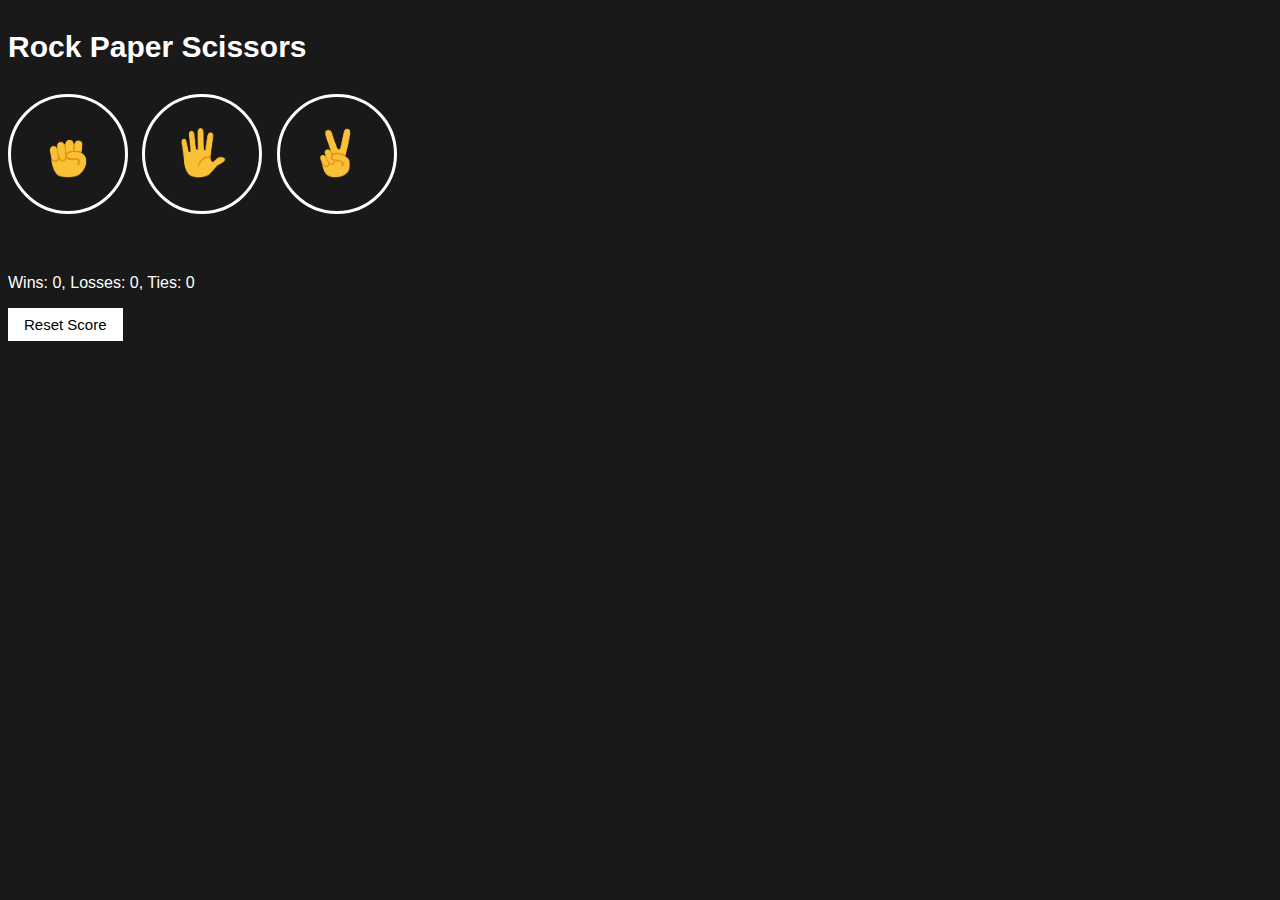
<file: Project3/index.html>
<!-- HTML for Rock-Paper-Scissors Game -->
<!DOCTYPE html>
<html lang="en">
<head>
  <meta charset="UTF-8">
  <meta name="viewport" content="width=device-width, initial-scale=1.0">
  <!-- CSS and Font Link -->
    <link rel="stylesheet" href="style.css">
  <title>
    RPS Game
  </title>
</head>
<body class="general">
  <p class="heading">
    Rock Paper Scissors
  </p>
  <button class="moves" onclick="
    playGame ('Rock')
  ">
    <img class= "icon" src="Icons/rock.png" alt="Rock">
  </button>
  <button class="moves" onclick="
    playGame ('Paper')
  ">
    <img class= "icon" src="Icons/paper.png" alt="Paper">
  </button>
  <button class="moves" onclick="
    playGame ('Scissors')
  ">
    <img class= "icon" src="Icons/scissors.png" alt="Scissors">
  </button>
  <p class="gameResults"></p>
  <p class="movesPicked"></p>
  <p class="scoreDisplay"></p>
  <button 
    class = "resetButton"
    onclick="
    score.wins = 0;
    score.losses = 0;
    score.ties = 0;
    updateScoreDisplay();
  ">
    Reset Score
  </button>
  <!-- JavaScript Link -->
  <script src="script.js"></script>
</body>
</html>
</file>
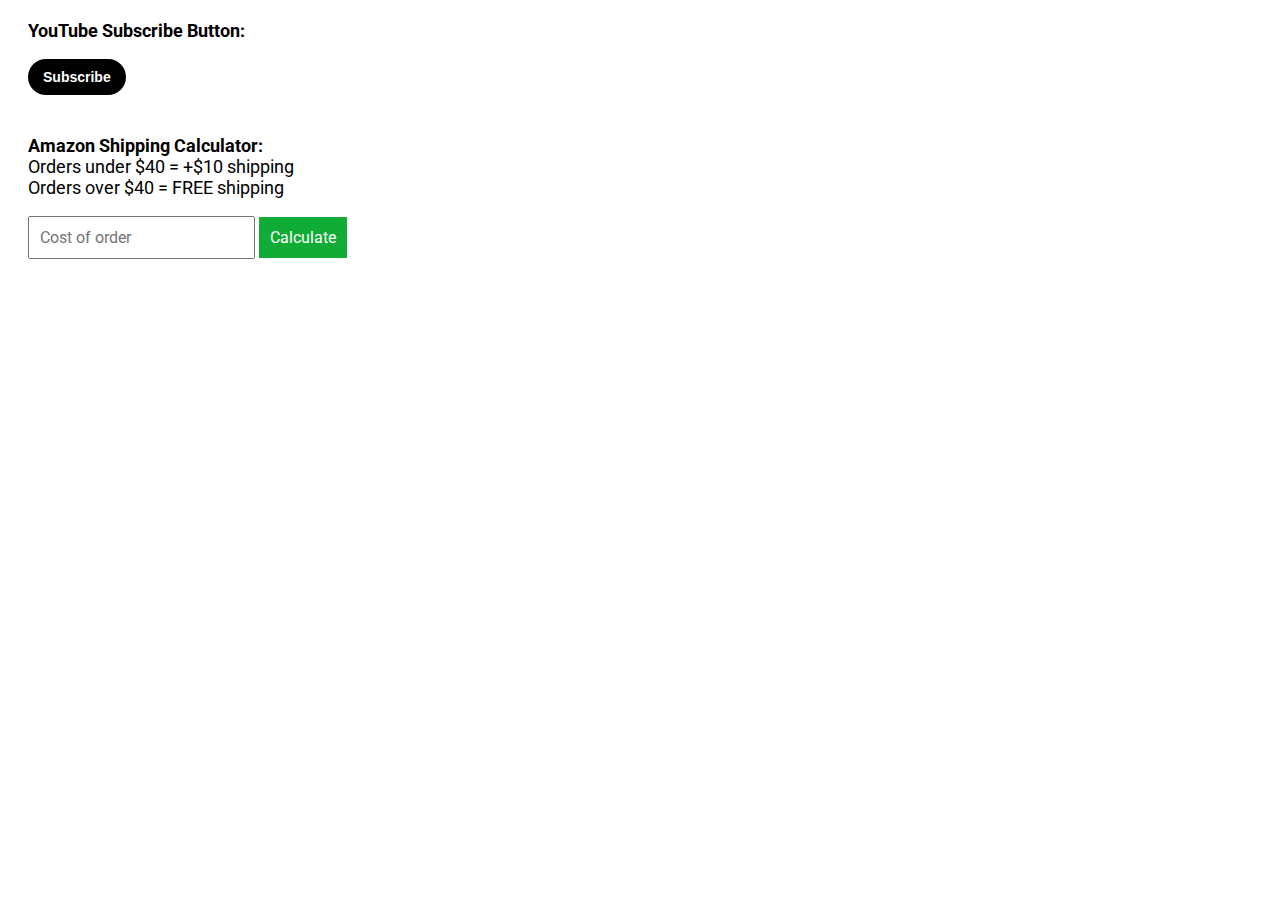
<file: otherProjects/domProject.html>
<!--DOM Project-->
<!DOCTYPE html>
<html lang="en">
<head>
  <meta charset="UTF-8">
  <meta name="viewport" content="width=device-width, initial-scale=1.0">
  <link rel="preconnect" href="https://fonts.googleapis.com">
<link rel="preconnect" href="https://fonts.gstatic.com" crossorigin>
<link href="https://fonts.googleapis.com/css2?family=Roboto:ital,wght@0,100..900;1,100..900&display=swap" rel="stylesheet">
  <title>DOM Project</title>
               <!-- CSS Styles -->
  <style>
    p {
      font-family: 'Roboto', Arial;
      font-size: 18px;
      text-align: justify;
    }
    .Youtube, .Amazon {
      margin: 20px;
    }
.subscribebutton {
  background-color: black;
  color: white;
  border: none;
  padding: 10px 15px;
  font-size: 14px;
  font-weight: bold;
  border-radius: 50px;
  cursor: pointer;
  margin-bottom: 20px;
}
.subscribedbutton {
  background-color: rgb(231, 229, 229);
  color: black;}
.itemPrice {
  font-family: 'Roboto', Arial;
  font-size: 16px;
  padding: 10px;
  margin-bottom: 10px;
}
.calculatebutton {
  font-family: 'Roboto', Arial;
  font-size: 16px;
  padding: 11px;
  background-color: rgb(16, 172, 53);
  color: white;
  border: none;
  cursor: pointer;
}
.totalCost {
  color: white;
  display: block;
  
}
.highlight {
  background-color: rgb(74, 131, 244);
  display: inline-block;
}
  </style>
</head>
<body>
            <!-- YouTube Subscribe Button -->
  <div class="Youtube">
  <p>
   <b> YouTube Subscribe Button: </b>
  </p>
  <button class="subscribebutton" onclick="subscribe()">
    Subscribe
  </button>
  </div>
          <!-- Amazon Shipping Calculator -->
  <div class="Amazon">
  <p>
  <b>  Amazon Shipping Calculator: </b>
  <br>
    Orders under $40 = +$10 shipping
  <br>
    Orders over $40 = FREE shipping
  </p>
  <input class="itemPrice" onkeydown="handleCostkeydown(event)" placeholder="Cost of order">
  <button class="calculatebutton" onclick="handleCalculateKeybutton(event)">
    Calculate
  </button>
  <p class="totalCost">
  </p>
  </div>
               <!-- JavaScript Code -->
  <script>
    function handleCostkeydown(event) {
      const inputElement = document.querySelector('.itemPrice');
      if(event.key === 'Enter' && inputElement.value.trim() !== '' && !isNaN(inputElement.value.trim()) && Number(inputElement.value.trim()) > 0) {calculateTotal();}
      else if (event.key ==='Enter'){alert('Please enter a valid number');}
    }
    function handleCalculateKeybutton(event) {
      const inputElement = document.querySelector('.itemPrice');
      if(inputElement.value.trim() !== ''&& !isNaN(inputElement.value.trim()) && Number(inputElement.value.trim()) > 0) {calculateTotal();}
      else {alert('Please enter a valid number');}
    }
    function calculateTotal() {
      const inputElement = document.querySelector('.itemPrice');
      let cost = Number(inputElement.value);
      if (cost < 40) {
        cost = cost + 10;
      }
      document.querySelector('.totalCost').innerHTML = `<span class="highlight">Total Cost: $${cost}</span>`;
    }
    function subscribe() {
      const  buttonElement = document.querySelector('.subscribebutton');
      if (buttonElement.innerText === 'Subscribe') {
        buttonElement.innerText = 'Subscribed';
        buttonElement.classList.add('subscribedbutton');
      } else {
        buttonElement.innerText = 'Subscribe';
        buttonElement.classList.remove('subscribedbutton');
      }
    }
  </script>
</body>
</html>
</file>
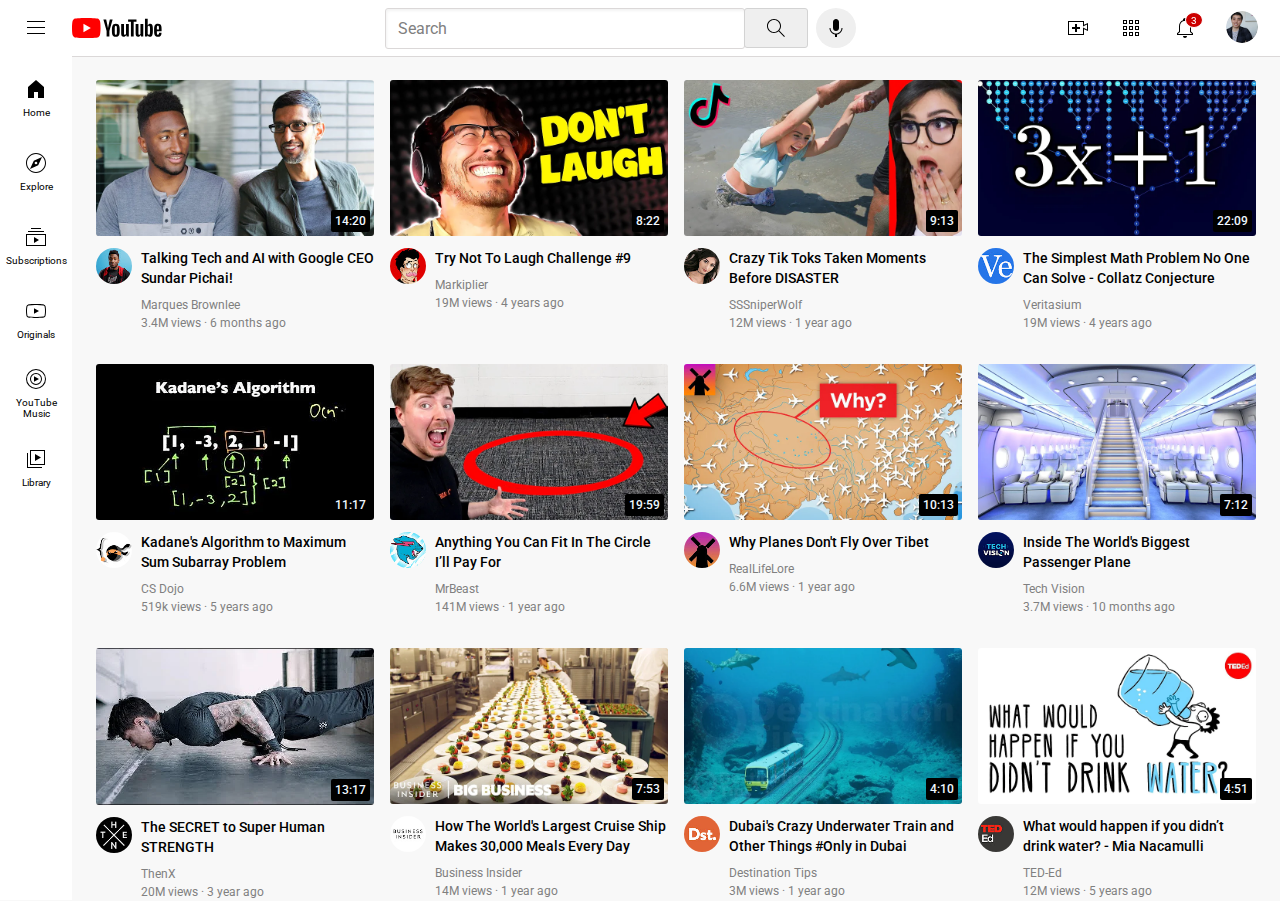
<file: Project1/HTML/youtube.html>
<!-- Youtube Clone Project 1 -->
<!DOCTYPE html>
<html>
  <head>
    <title>
      YouTube Clone
    </title>
    <link rel="preconnect" href="https://fonts.googleapis.com">
<link rel="preconnect" href="https://fonts.gstatic.com" crossorigin>
<link href="https://fonts.googleapis.com/css2?family=Roboto:ital,wght@0,100..900;1,100..900&display=swap" rel="stylesheet">
    <link rel="stylesheet" href="../CSS/videogrid.css">
    <link rel="stylesheet" href="../CSS/header.css">
    <link rel="stylesheet" href="../CSS/general.css">
    <link rel="stylesheet" href="../CSS/sidebar.css">
  </head>
  <body>
                        <!-- Header -->
    <div class="header">
      <div class="leftsection">
        <img class="hamburgermenu" src="../Icons/hamburgermenu.svg">
        <img class="youtubelogo" src="../Icons/youtubelogo.svg">
      </div>
      <div class="middlesection">
        <input class="searchbar" type="textbox" placeholder="Search">
        <button class="searchbutton">
          <img class="searchicon" src="../Icons/search.svg">
          <div class="tooltip"> Search </div>
        </button>
        <button class="voicesearchbutton">
          <img class="voicesearch" src="../Icons/voicesearch.svg">
          <div class="tooltip"> Voice Search </div>
        </button>
      </div>
      <div class="rightsection">
        <button class="uploadbutton">
          <img class="upload" src="../Icons/upload.svg">
          <div class="tooltip"> Create </div>
        </button>
        <button class="appsbutton">
          <img class="apps" src="../Icons/youtubeapps.svg">
          <div class="tooltip"> Youtube Apps </div>
        </button>
        <button class="notificationsbutton">
          <img class="notifications" src="../Icons/notifications.svg">
          <div class="tooltip"> Notifications </div>
          <div class="notificationscount"> 3 </div>
        </button>
        <button class="profilebutton">
          <img class="profile" src="../Logos/mychannel.jpeg">
        </button>
      </div>
  </div>
                        <!-- Side-Bar -->
  <div class="sidebar">
    <button class="sidebarmenu">
      <img class="homeicon" src="../Icons/home.svg">
    <div> Home </div> 
    </button>
    <button class="sidebarmenu">
      <img class="explore" src="../Icons/explore.svg">
    <div> Explore </div>
    </button>
    <button class="sidebarmenu">
      <img class="subscriptions" src="../Icons/subscriptions.svg">
    <div> Subscriptions </div> 
    </button>
    <button class="sidebarmenu">
      <img class="originals" src="../Icons/originals.svg">
    <div> Originals </div>
    </button>
    <button class="sidebarmenu">
      <img class="music" src="../Icons/youtubemusic.svg">
    <div> YouTube Music </div>
    </button>
    <button class="sidebarmenu">
      <img class="library" src="../Icons/library.svg">
    <div> Library </div>
    </button>
    
  </div>
                        <!-- Video Grid -->
    <div class="video-grid">
    <!-- Video Previews 01 -->
    <div class="video-preview">
    <!--Channel Thumbnail-->
      <div class="thumbnail-container">
        <img class="thumbnail" src="../Thumbnails/thumbnail1.webp">
  <div class="Time"> 14:20 </div>    
      
      </div>

      <div class="video-info-grid">
        <!-- Channel Logo and Video Info -->
        <div class="channel-logo">
          <img class="logo" src="../Logos/channel1.jpeg">
        </div>

        <div class="video-info">
          <p class="video-title">
        Talking Tech and AI with Google CEO Sundar Pichai!
  </p>     
  <p class="video-author">
      Marques Brownlee
  </p>
  <p class="video-stats">
     3.4M views &#183; 6 months ago
  </p>
        </div>
      </div>
      </div>

      <!-- Video Previews 02 -->
    <div class="video-preview">
    <!--Channel Thumbnail-->
      <div class="thumbnail-container">
        <img class="thumbnail" src="../Thumbnails/thumbnail2.webp"> 
  <div class="Time"> 8:22 </div> 
      </div>

      <div class="video-info-grid">
        <!-- Channel Logo and Video Info -->
        <div class="channel-logo">
          <img class="logo" src="../Logos/channel2.jpeg">
        </div>

        <div class="video-info">
          <p class="video-title">
        Try Not To Laugh Challenge #9
  </p>     
  <p class="video-author">
      Markiplier
  </p>
  <p class="video-stats">
     19M views &#183; 4 years ago
  </p>
        </div>
      </div>
      </div>

      <!-- Video Previews 03 -->
    <div class="video-preview">
    <!--Channel Thumbnail-->
      <div class="thumbnail-container">
        <img class="thumbnail" src="../Thumbnails/thumbnail3.webp">
        <div class="Time"> 9:13 </div>
      </div>

      <div class="video-info-grid">
        <!-- Channel Logo and Video Info -->
        <div class="channel-logo">
          <img class="logo" src="../Logos/channel3.jpeg">
        </div>

        <div class="video-info">
          <p class="video-title">
        Crazy Tik Toks Taken Moments Before DISASTER
  </p>     
  <p class="video-author">
      SSSniperWolf
  </p>
  <p class="video-stats">
     12M views &#183; 1 year ago
  </p>
        </div>
      </div>
      </div>

      <!-- Video Previews 04 -->
    <div class="video-preview">
    <!--Channel Thumbnail-->
      <div class="thumbnail-container">
        <img class="thumbnail" src="../Thumbnails/thumbnail4.webp">
        <div class="Time"> 22:09 </div>
      </div>

      <div class="video-info-grid">
        <!-- Channel Logo and Video Info -->
        <div class="channel-logo">
          <img class="logo" src="../Logos/channel4.jpeg">
        </div>

        <div class="video-info">
          <p class="video-title">
        The Simplest Math Problem No One Can Solve - Collatz Conjecture
  </p>     
  <p class="video-author">
      Veritasium
  </p>
  <p class="video-stats">
     19M views &#183; 4 years ago
  </p>
        </div>
      </div>
      </div>
      
      <!-- Video Previews 05 -->
    <div class="video-preview">
    <!--Channel Thumbnail-->
      <div class="thumbnail-container">
        <img class="thumbnail" src="../Thumbnails/thumbnail5.webp">
        <div class="Time"> 11:17 </div>
      </div>

      <div class="video-info-grid">
        <!-- Channel Logo and Video Info -->
        <div class="channel-logo">
          <img class="logo" src="../Logos/channel5.jpeg">
        </div>

        <div class="video-info">
          <p class="video-title">
        Kadane's Algorithm to Maximum Sum Subarray Problem
  </p>     
  <p class="video-author">
      CS Dojo
  </p>
  <p class="video-stats">
     519k views &#183; 5 years ago
  </p>
        </div>
      </div>
      </div>

      <!-- Video Previews 06 -->
    <div class="video-preview">
    <!--Channel Thumbnail-->
      <div class="thumbnail-container">
        <img class="thumbnail" src="../Thumbnails/thumbnail6.webp">
        <div class="Time"> 19:59 </div>
      </div>

      <div class="video-info-grid">
        <!-- Channel Logo and Video Info -->
        <div class="channel-logo">
          <img class="logo" src="../Logos/channel6.jpeg">
        </div>

        <div class="video-info">
          <p class="video-title">
        Anything You Can Fit In The Circle I’ll Pay For
  </p>     
  <p class="video-author">
      MrBeast
  </p>
  <p class="video-stats">
     141M views &#183; 1 year ago
  </p>
         </div>
       </div>
     </div>
     <!-- Video Previews 07 -->
    <div class="video-preview">
    <!--Channel Thumbnail-->
      <div class="thumbnail-container">
        <img class="thumbnail" src="../Thumbnails/thumbnail7.webp">
  <div class="Time"> 10:13 </div>    
      
      </div>

      <div class="video-info-grid">
        <!-- Channel Logo and Video Info -->
        <div class="channel-logo">
          <img class="logo" src="../Logos/channel7.jpeg">
        </div>

        <div class="video-info">
          <p class="video-title">
        Why Planes Don't Fly Over Tibet
  </p>     
  <p class="video-author">
      RealLifeLore
  </p>
  <p class="video-stats">
     6.6M views &#183; 1 year ago
  </p>
        </div>
      </div>
      </div>

      <!-- Video Previews 08 -->
    <div class="video-preview">
    <!--Channel Thumbnail-->
      <div class="thumbnail-container">
        <img class="thumbnail" src="../Thumbnails/thumbnail8.webp"> 
  <div class="Time"> 7:12 </div> 
      </div>

      <div class="video-info-grid">
        <!-- Channel Logo and Video Info -->
        <div class="channel-logo">
          <img class="logo" src="../Logos/channel8.jpeg">
        </div>

        <div class="video-info">
          <p class="video-title">
        Inside The World's Biggest Passenger Plane
</p>     
  <p class="video-author">
      Tech Vision
  </p>
  <p class="video-stats">
     3.7M views &#183; 10 months ago
  </p>
        </div>
      </div>
      </div>

      <!-- Video Previews 09 -->
    <div class="video-preview">
    <!--Channel Thumbnail-->
      <div class="thumbnail-container">
        <img class="thumbnail" src="../Thumbnails/thumbnail9.webp">
        <div class="Time"> 13:17 </div>
      </div>

      <div class="video-info-grid">
        <!-- Channel Logo and Video Info -->
        <div class="channel-logo">
          <img class="logo" src="../Logos/channel9.jpeg">
        </div>

        <div class="video-info">
          <p class="video-title">
        The SECRET to Super Human STRENGTH
  </p>     
  <p class="video-author">
      ThenX
  </p>
  <p class="video-stats">
      20M views &#183; 3 year ago
  </p>
        </div>
      </div>
      </div>

      <!-- Video Previews 10 -->
    <div class="video-preview">
    <!--Channel Thumbnail-->
      <div class="thumbnail-container">
        <img class="thumbnail" src="../Thumbnails/thumbnail10.webp">
        <div class="Time"> 7:53 </div>
      </div>

      <div class="video-info-grid">
        <!-- Channel Logo and Video Info -->
        <div class="channel-logo">
          <img class="logo" src="../Logos/channel10.jpeg">
        </div>

        <div class="video-info">
          <p class="video-title">
        How The World's Largest Cruise Ship Makes 30,000 Meals Every Day
  </p>     
  <p class="video-author">
      Business Insider
  </p>
  <p class="video-stats">
      14M views &#183; 1 year ago
  </p>
        </div>
      </div>
      </div>
      
      <!-- Video Previews 11 -->
    <div class="video-preview">
    <!--Channel Thumbnail-->
      <div class="thumbnail-container">
        <img class="thumbnail" src="../Thumbnails/thumbnail11.webp">
        <div class="Time"> 4:10 </div>
      </div>

      <div class="video-info-grid">
        <!-- Channel Logo and Video Info -->
        <div class="channel-logo">
          <img class="logo" src="../Logos/channel11.jpeg">
        </div>

        <div class="video-info">
          <p class="video-title">
        Dubai's Crazy Underwater Train and Other Things #Only in Dubai
  </p>     
  <p class="video-author">
      Destination Tips
  </p>
  <p class="video-stats">
     3M views  &#183; 1 year ago
  </p>
        </div>
      </div>
      </div>

      <!-- Video Previews 12 -->
    <div class="video-preview">
    <!--Channel Thumbnail-->
      <div class="thumbnail-container">
        <img class="thumbnail" src="../Thumbnails/thumbnail12.webp">
        <div class="Time"> 4:51 </div>
      </div>

      <div class="video-info-grid">
        <!-- Channel Logo and Video Info -->
        <div class="channel-logo">
          <img class="logo" src="../Logos/channel12.jpeg">
        </div>

        <div class="video-info">
          <p class="video-title">
        What would happen if you didn’t drink water? - Mia Nacamulli
  </p>     
  <p class="video-author">
      TED-Ed
  </p>
  <p class="video-stats">
     12M views &#183; 5 years ago
  </p>
         </div>
       </div>
     </div>
   </div>
  </body>
</html>
</file>
<file: Project1/CSS/videogrid.css>
/*Video Grid*/
.video-info-grid {
  display: grid;
  grid-template-columns: 45px 1fr;
}
.thumbnail {
  width: 100%; 
  border-radius: 3px;
}
.video-title {
  margin-top: 8px;
  margin-bottom: 8px ;
  font-weight: 500;
  font-size: 14px;
  line-height: 20px;
}
.video-author,
.video-stats {
  color: gray;
  line-height: 18px;
  font-size: 12px;
}
.video-grid {
  display: grid;
  grid-template-columns: 1fr 1fr 1fr;
  column-gap: 16px;
  row-gap: 32px;
}

@media (max-width: 750px) {
  .video-grid {
    grid-template-columns: 1fr 1fr;
  }
}
@media (min-width: 751px) and (max-width: 999px) {
  .video-grid {
    grid-template-columns: 1fr 1fr 1fr;
  }
}
@media (min-width: 1000px) {
  .video-grid {
    grid-template-columns: 1fr 1fr 1fr 1fr;
  }
}
.logo {
  margin-top: 8px;
  width: 36px;
  border-radius: 100%;
}
.Time {
    font-family: Roboto, Arial;
      position: absolute;
      background-color: black;
      color: aliceblue;
      bottom: 8px;
      right: 4px;
      font-size: 12px;
      font-weight: 500;
      padding: 4px;
      border-radius: 2px;
}
.thumbnail-container {
  position: relative;
}
</file>
<file: Project1/CSS/header.css>
/*Header*/
.header {
  height: 56px;
  display: flex;
  flex-direction: row;
  justify-content: space-between;
  position: fixed;
      left: 0px;
      right: 0px;
      top: 0px;
  background-color: white;
  border-bottom-width: 1px;
  border-bottom-color: rgb(219, 216, 216);
  border-bottom-style: solid;
  z-index: 1000;

}
.leftsection {
  align-items: center;
  display: flex;

}
.hamburgermenu {
  height: 24px;
  margin-left: 24px;
  margin-right: 24px;
}
.hamburgermenu:hover {
  cursor: pointer;
}
.youtubelogo {
  height: 20px;
}
.middlesection {
  flex: 1;
  margin-left: 72px;
  margin-right: 24px;
  max-width: 500px;
  display: flex;
  align-items: center;
}
.searchbar {
  height: 34px;
  width: 0;
  flex: 1;
  max-width: 344px;
  padding-left: 12px;
  padding-top: 4px;
  border-radius: 3px;
  border: 1px solid rgb(219, 216, 216);
  box-shadow: inset 1px 2px 3px rgba(0,0,0,0.05);
}
.searchbar::placeholder {
  font-family: Roboto, Arial;
  font-size: 16px;
  color: gray;
}
.searchbutton {
  height: 40px;
  width: 64px;
  border: 1px solid lightgray;
  border-radius: 3px;
  margin-left: -1px;
  margin-right: 8px;
  cursor: pointer;
}
.searchbutton, .voicesearchbutton, .uploadbutton, .appsbutton,
.notificationsbutton {
  display: flex;
  justify-content: center;
  align-items: center;
  position: relative;}
.searchbutton .tooltip,
.voicesearchbutton .tooltip,
.uploadbutton .tooltip,
.appsbutton .tooltip,
.notificationsbutton .tooltip {
  font-family: Roboto, Arial;
  font-size: 12px;
 position: absolute;
 background-color: gray;
  color: white; 
  padding-top: 4px;
  padding-bottom: 4px;
  padding-left: 8px;
  padding-right: 8px;
  border-radius: 2px;
  bottom: -30px;
  pointer-events: none;
  white-space: nowrap;
  opacity: 0;
}
.searchbutton:hover .tooltip,
.voicesearchbutton:hover .tooltip,
.uploadbutton:hover .tooltip,
.appsbutton:hover .tooltip,
.notificationsbutton:hover .tooltip {
  opacity: 1;
  transition-duration: 0.15s;
}
.searchbutton:hover {
  background-color: rgb(223, 221, 221);
}
.searchbutton:active { opacity: 0.80; }
.searchicon {
  height: 24px;
}
.voicesearchbutton {
  height: 40px;
  border-radius: 100%;
  border: none;
  width: 40px;
  cursor: pointer;
  transition: opacity 0.15s;
}
.voicesearch {
  height: 24px;
}
.rightsection {
  margin-right: 20px;
  width: 200px;
  display: flex;
  align-items: center;
  justify-content: space-between;
  flex-shrink: 0;
}
.uploadbutton, .appsbutton, .notificationsbutton {
  height: 40px;
  background-color: transparent;
  border: none;
  cursor: pointer;
}
.upload, .apps, .notifications {
  height: 24px;
}
.notificationsbutton {
  position: relative;
}
.notificationscount {
  background-color: rgb(204, 0, 0);
  font-family: Roboto, Arial;
    border-radius: 100%;
    position: absolute;
    top: 4px;
    right: 0.1px;
    color: white;
    border: 1.6px solid white;
    display: flex;
    justify-content: center;
    align-items: center;
    text-align: center;
    font-size: 10px;
    padding: 1.5px 5px;
    pointer-events: none;
}
.profilebutton {
  height: 40px;
  width: 40px;
  background-color: transparent;
  border: none;
  cursor: pointer;
}
.profile {
  height: 32px;
  border-radius: 100%;
}
</file>
<file: Project1/CSS/general.css>
/*General*/
p {
  font-family: Roboto, Arial;
  margin-top: 0;
  margin-bottom: 0;
}
body {
  margin: 0;
  background-color: rgb(248, 248, 248);
  padding-top: 80px;
  padding-left: 96px;
  padding-right: 24px;
}
</file>
<file: Project1/CSS/sidebar.css>
/*Sidebar*/
.sidebar {
      background-color: white;
      position: fixed;
      left: 0px;
      top: 56px;
      bottom: 0px;
      width: 72px;
  display: flex;
  flex-direction: column;
  z-index: 1000;
  padding-top: 4px;
}
.sidebarmenu {
  background-color: white;
  display: flex;
  justify-content: center;
  align-items: center;
  border: none;
  height: 74px;
  font-size: 10px;
  flex-direction: column;
}
.sidebarmenu:hover {
  background-color: rgb(238, 237, 237);
  cursor: pointer;
}
.sidebarmenu img {
  height: 24px;
  margin-bottom: 6px;
}
.sidebarmenu div {
 font-family: Roboto, Arial;
}
</file>
<file: Project3/style.css>
/* CSS file for Rock-Paper-Scissors Game */
.general {
  background-color: #191919;
  color: white;
  font-family: Arial;
  margin: 8px;
}
.resetButton {
  padding: 8px 16px;
  border: none; 
  background-color: white;
  color: black;
  font-size: 15px;
  cursor: pointer;
}
.heading {
  font-size: 30px;
  font-weight: bold;
}
.moves {
  cursor: pointer;
  background-color: transparent;
  border: white 3px solid;
  color: white;
  font-size: 15px;
  border-radius: 100%;
  width: 120px;
  height: 120px;
  margin-right: 10px;

}
.icon {
  height: 50px;
}
.gameResults {
  margin-top: 50px;
  font-size: 24px;
  font-weight: bold;
}
.scoreDisplay {
  margin-top: 60px;
}
.movesPicked {
  margin-top: 40px;
}
.iconl{
  height: 50px;
}
</file>
